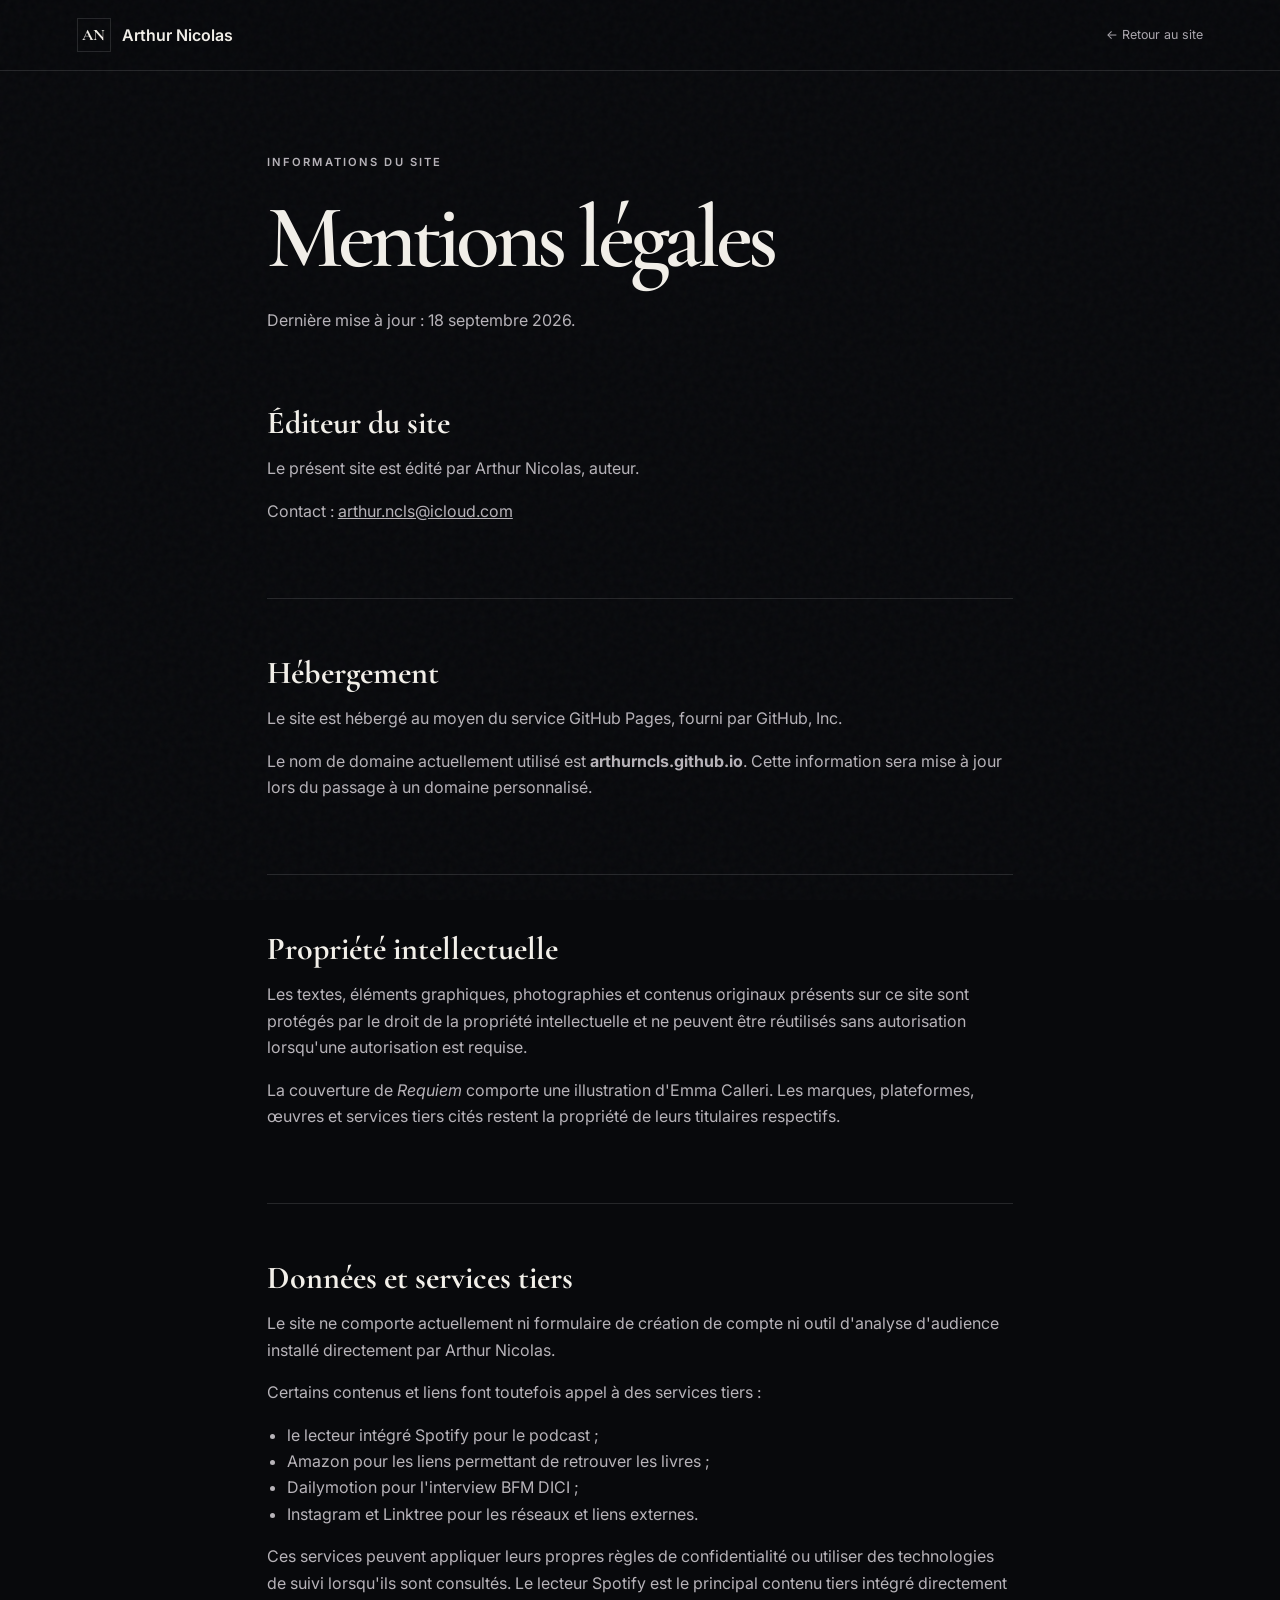
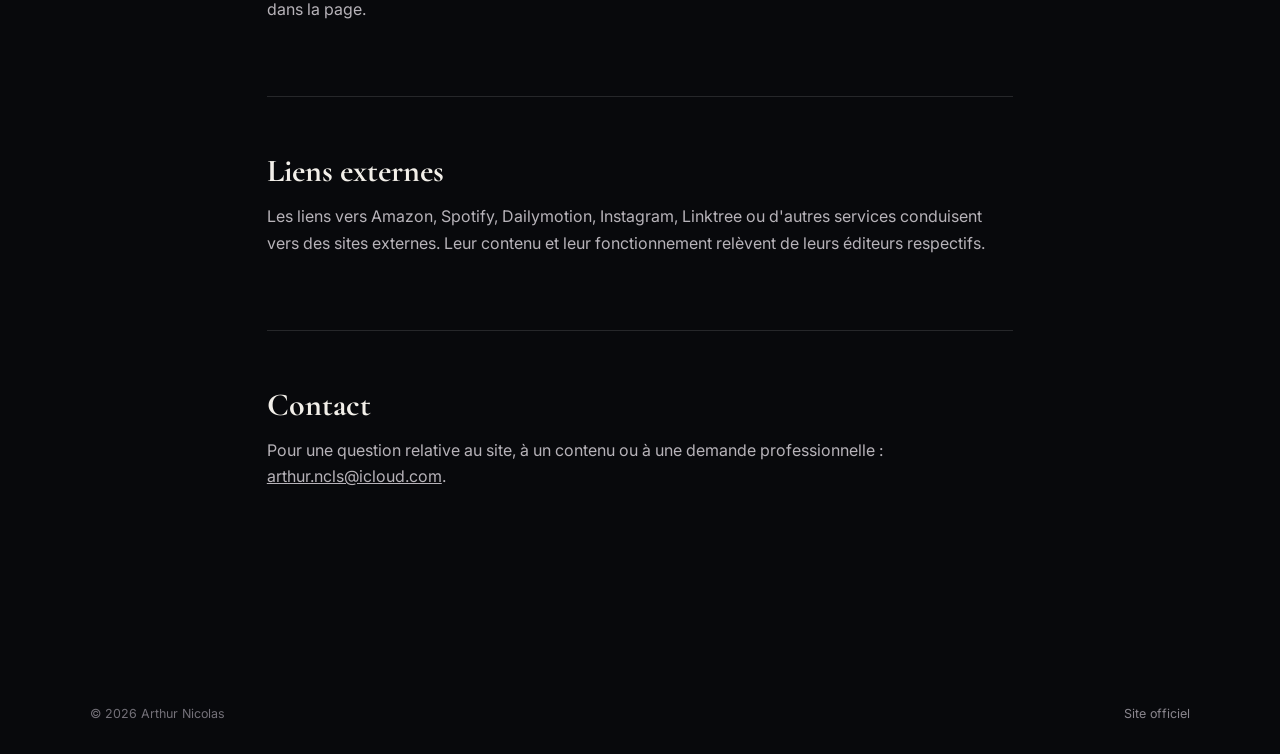
<file: mentions-legales.html>
<!doctype html>
<html lang="fr">
<head>
  <meta charset="utf-8">
  <meta name="viewport" content="width=device-width,initial-scale=1">
  <meta name="theme-color" content="#08090c">
  <meta name="description" content="Mentions légales et informations de confidentialité du site officiel d'Arthur Nicolas.">
  <meta name="robots" content="index,follow">
  <link rel="canonical" href="https://arthurncls.github.io/mentions-legales.html">
  <title>Mentions légales — Arthur Nicolas</title>
  <link rel="icon" href="favicon.svg" type="image/svg+xml">
  <link rel="preconnect" href="https://fonts.googleapis.com">
  <link rel="preconnect" href="https://fonts.gstatic.com" crossorigin>
  <link href="https://fonts.googleapis.com/css2?family=Cormorant+Garamond:wght@500;600;700&family=Inter:wght@400;500;600&display=swap" rel="stylesheet">
  <link rel="stylesheet" href="styles.css">
</head>
<body class="subpage">
  <div class="grain" aria-hidden="true"></div>
  <header class="subpage-header">
    <a class="brand" href="index.html"><span class="monogram">AN</span><span>Arthur Nicolas</span></a>
    <a class="back-link" href="index.html">← Retour au site</a>
  </header>

  <main class="legal-page">
    <p class="eyebrow">Informations du site</p>
    <h1>Mentions légales</h1>
    <p>Dernière mise à jour : 18 septembre 2026.</p>

    <section>
      <h2>Éditeur du site</h2>
      <p>Le présent site est édité par Arthur Nicolas, auteur.</p>
      <p>Contact : <a href="mailto:arthur.ncls@icloud.com">arthur.ncls@icloud.com</a></p>
    </section>

    <section>
      <h2>Hébergement</h2>
      <p>Le site est hébergé au moyen du service GitHub Pages, fourni par GitHub, Inc.</p>
      <p>Le nom de domaine actuellement utilisé est <strong>arthurncls.github.io</strong>. Cette information sera mise à jour lors du passage à un domaine personnalisé.</p>
    </section>

    <section>
      <h2>Propriété intellectuelle</h2>
      <p>Les textes, éléments graphiques, photographies et contenus originaux présents sur ce site sont protégés par le droit de la propriété intellectuelle et ne peuvent être réutilisés sans autorisation lorsqu'une autorisation est requise.</p>
      <p>La couverture de <em>Requiem</em> comporte une illustration d'Emma Calleri. Les marques, plateformes, œuvres et services tiers cités restent la propriété de leurs titulaires respectifs.</p>
    </section>

    <section>
      <h2>Données et services tiers</h2>
      <p>Le site ne comporte actuellement ni formulaire de création de compte ni outil d'analyse d'audience installé directement par Arthur Nicolas.</p>
      <p>Certains contenus et liens font toutefois appel à des services tiers :</p>
      <ul>
        <li>le lecteur intégré Spotify pour le podcast ;</li>
        <li>Amazon pour les liens permettant de retrouver les livres ;</li>
        <li>Dailymotion pour l'interview BFM DICI ;</li>
        <li>Instagram et Linktree pour les réseaux et liens externes.</li>
      </ul>
      <p>Ces services peuvent appliquer leurs propres règles de confidentialité ou utiliser des technologies de suivi lorsqu'ils sont consultés. Le lecteur Spotify est le principal contenu tiers intégré directement dans la page.</p>
    </section>

    <section>
      <h2>Liens externes</h2>
      <p>Les liens vers Amazon, Spotify, Dailymotion, Instagram, Linktree ou d'autres services conduisent vers des sites externes. Leur contenu et leur fonctionnement relèvent de leurs éditeurs respectifs.</p>
    </section>

    <section>
      <h2>Contact</h2>
      <p>Pour une question relative au site, à un contenu ou à une demande professionnelle : <a href="mailto:arthur.ncls@icloud.com">arthur.ncls@icloud.com</a>.</p>
    </section>
  </main>

  <footer>
    <span>© 2026 Arthur Nicolas</span>
    <a class="footer-link" href="index.html">Site officiel</a>
  </footer>
</body>
</html>
</file>
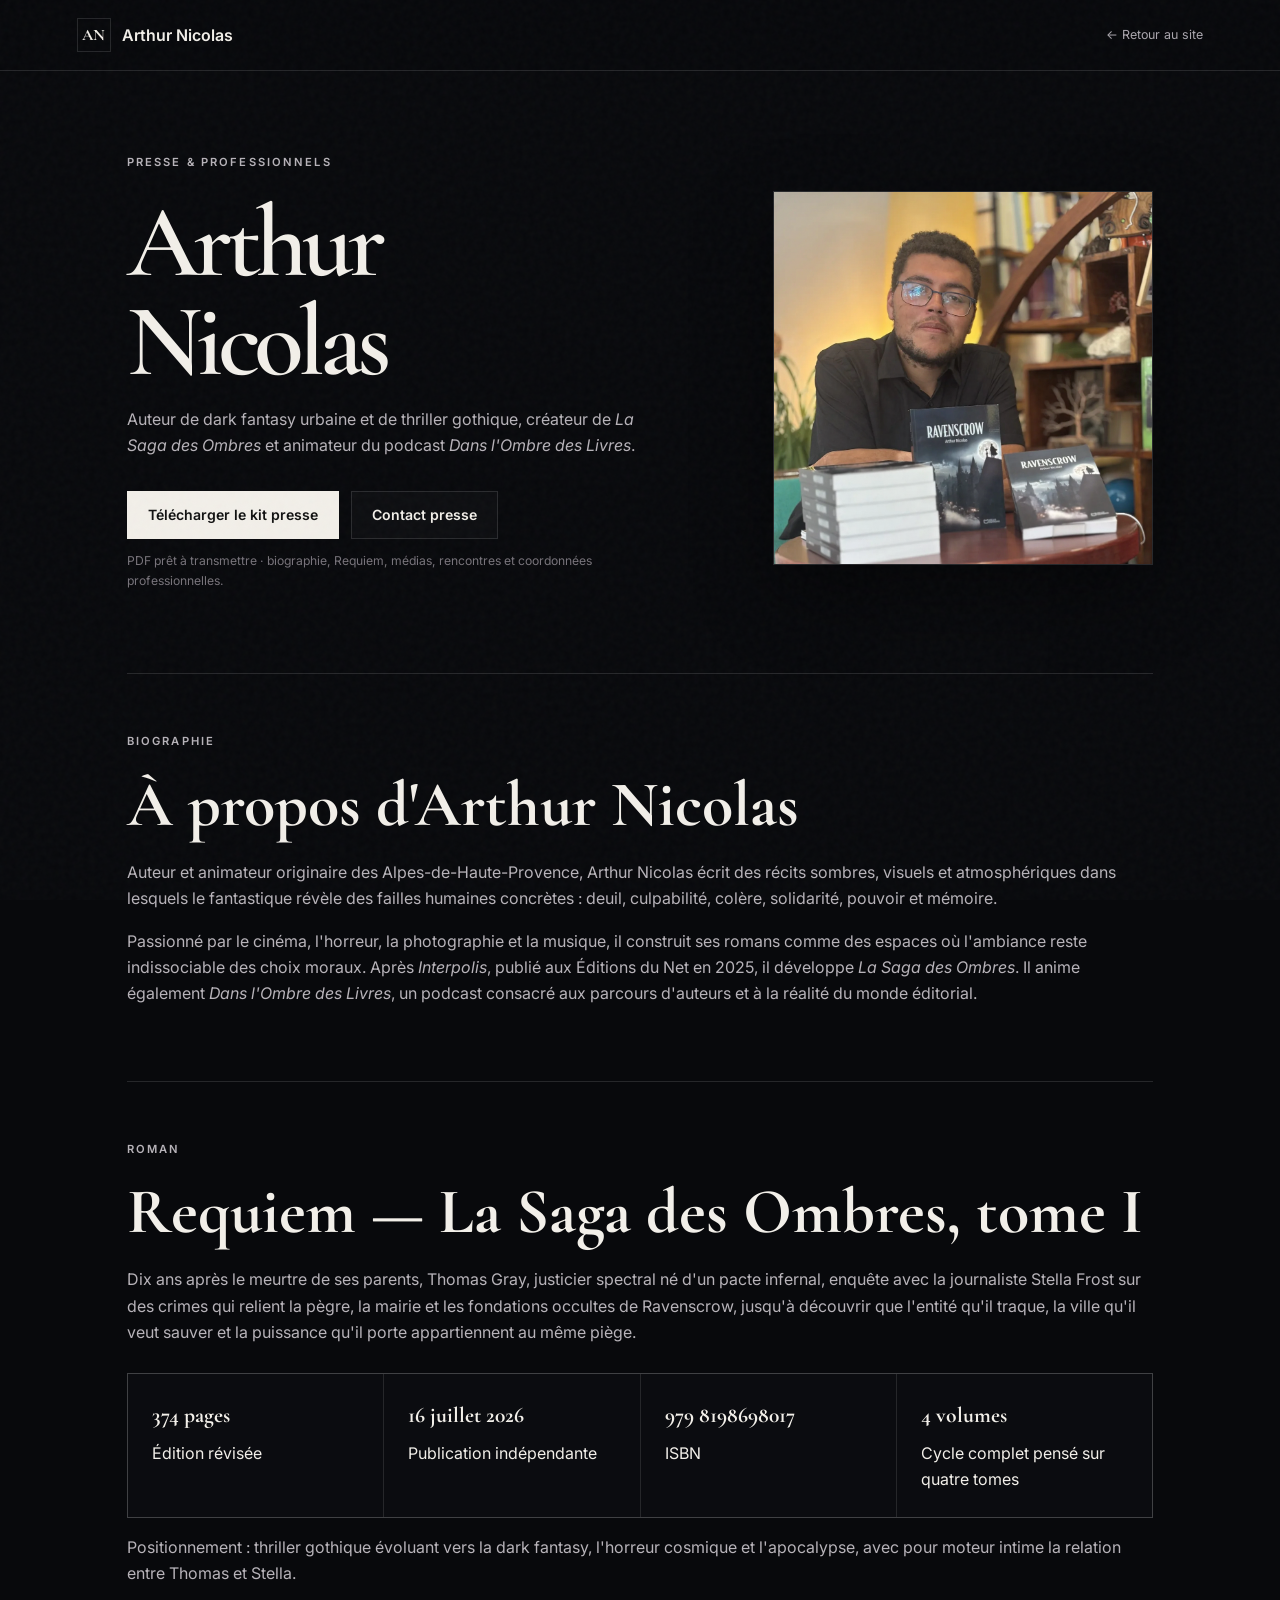
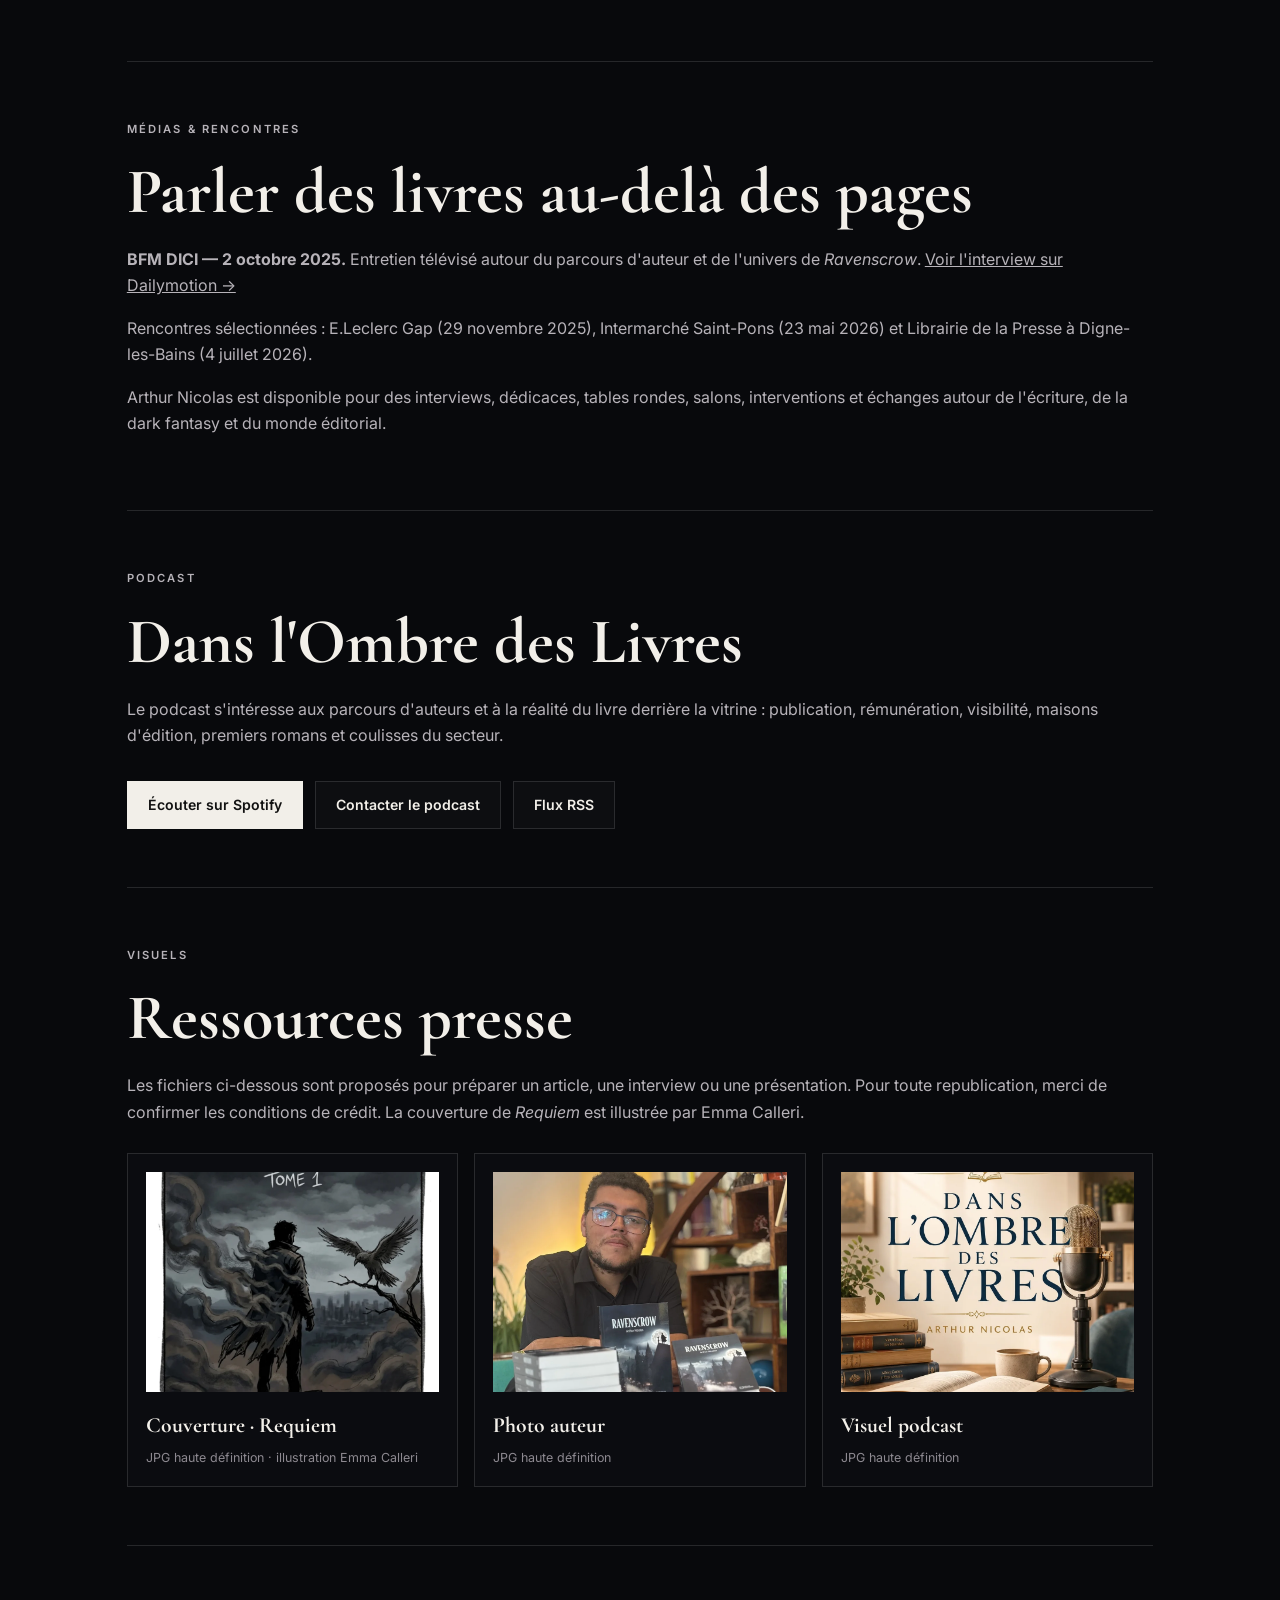
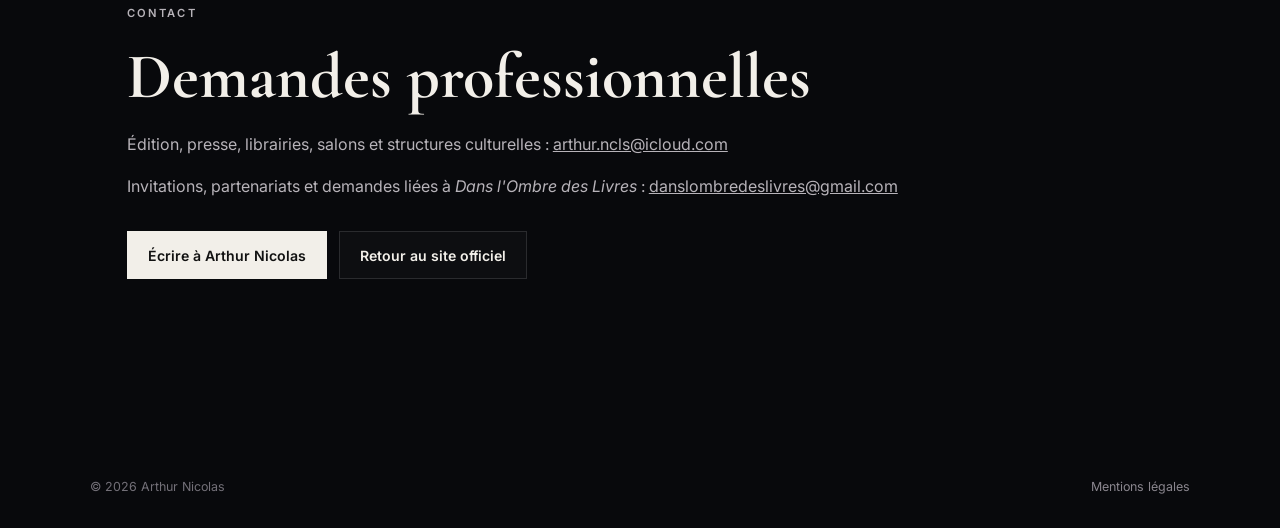
<file: presse.html>
<!doctype html>
<html lang="fr">
<head>
  <meta charset="utf-8">
  <meta name="viewport" content="width=device-width,initial-scale=1">
  <meta name="theme-color" content="#08090c">
  <meta name="description" content="Espace presse et professionnel d'Arthur Nicolas : biographie, Requiem, kit presse, visuels et contact.">
  <meta name="robots" content="index,follow">
  <link rel="canonical" href="https://arthurncls.github.io/presse.html">
  <meta property="og:locale" content="fr_FR">
  <meta property="og:type" content="website">
  <meta property="og:title" content="Arthur Nicolas — Presse & professionnels">
  <meta property="og:description" content="Kit presse, biographie, informations sur Requiem, médias et visuels HD.">
  <meta property="og:image" content="https://arthurncls.github.io/assets/social/arthur-nicolas-og.jpg">
  <meta property="og:url" content="https://arthurncls.github.io/presse.html">
  <title>Arthur Nicolas — Presse & professionnels</title>
  <link rel="icon" href="favicon.svg" type="image/svg+xml">
  <link rel="preconnect" href="https://fonts.googleapis.com">
  <link rel="preconnect" href="https://fonts.gstatic.com" crossorigin>
  <link href="https://fonts.googleapis.com/css2?family=Cormorant+Garamond:wght@500;600;700&family=Inter:wght@400;500;600&display=swap" rel="stylesheet">
  <link rel="stylesheet" href="styles.css">
</head>
<body class="subpage">
  <div class="grain" aria-hidden="true"></div>
  <header class="subpage-header">
    <a class="brand" href="index.html"><span class="monogram">AN</span><span>Arthur Nicolas</span></a>
    <a class="back-link" href="index.html#presse">← Retour au site</a>
  </header>

  <main class="press-page">
    <div class="press-hero">
      <div>
        <p class="eyebrow">Presse & professionnels</p>
        <h1>Arthur<br>Nicolas</h1>
        <p>Auteur de dark fantasy urbaine et de thriller gothique, créateur de <em>La Saga des Ombres</em> et animateur du podcast <em>Dans l'Ombre des Livres</em>.</p>
        <div class="actions">
          <a class="button button-light" href="assets/presse/kit-presse-arthur-nicolas.pdf" download>Télécharger le kit presse</a>
          <a class="button button-line" href="mailto:arthur.ncls@icloud.com?subject=Presse%20-%20Arthur%20Nicolas">Contact presse</a>
        </div>
        <p class="download-note">PDF prêt à transmettre · biographie, Requiem, médias, rencontres et coordonnées professionnelles.</p>
      </div>
      <img src="assets/photos/arthur-author-ravenscrow.webp" alt="Arthur Nicolas avec des exemplaires de Ravenscrow">
    </div>

    <section>
      <p class="eyebrow">Biographie</p>
      <h2>À propos d'Arthur Nicolas</h2>
      <p>Auteur et animateur originaire des Alpes-de-Haute-Provence, Arthur Nicolas écrit des récits sombres, visuels et atmosphériques dans lesquels le fantastique révèle des failles humaines concrètes : deuil, culpabilité, colère, solidarité, pouvoir et mémoire.</p>
      <p>Passionné par le cinéma, l'horreur, la photographie et la musique, il construit ses romans comme des espaces où l'ambiance reste indissociable des choix moraux. Après <em>Interpolis</em>, publié aux Éditions du Net en 2025, il développe <em>La Saga des Ombres</em>. Il anime également <em>Dans l'Ombre des Livres</em>, un podcast consacré aux parcours d'auteurs et à la réalité du monde éditorial.</p>
    </section>

    <section>
      <p class="eyebrow">Roman</p>
      <h2>Requiem — La Saga des Ombres, tome I</h2>
      <p>Dix ans après le meurtre de ses parents, Thomas Gray, justicier spectral né d'un pacte infernal, enquête avec la journaliste Stella Frost sur des crimes qui relient la pègre, la mairie et les fondations occultes de Ravenscrow, jusqu'à découvrir que l'entité qu'il traque, la ville qu'il veut sauver et la puissance qu'il porte appartiennent au même piège.</p>
      <div class="press-facts">
        <div><strong>374 pages</strong><span>Édition révisée</span></div>
        <div><strong>16 juillet 2026</strong><span>Publication indépendante</span></div>
        <div><strong>979 8198698017</strong><span>ISBN</span></div>
        <div><strong>4 volumes</strong><span>Cycle complet pensé sur quatre tomes</span></div>
      </div>
      <p>Positionnement : thriller gothique évoluant vers la dark fantasy, l'horreur cosmique et l'apocalypse, avec pour moteur intime la relation entre Thomas et Stella.</p>
    </section>

    <section>
      <p class="eyebrow">Médias & rencontres</p>
      <h2>Parler des livres au-delà des pages</h2>
      <p><strong>BFM DICI — 2 octobre 2025.</strong> Entretien télévisé autour du parcours d'auteur et de l'univers de <em>Ravenscrow</em>. <a href="https://www.dailymotion.com/video/x9rkasw" target="_blank" rel="noreferrer">Voir l'interview sur Dailymotion →</a></p>
      <p>Rencontres sélectionnées : E.Leclerc Gap (29 novembre 2025), Intermarché Saint-Pons (23 mai 2026) et Librairie de la Presse à Digne-les-Bains (4 juillet 2026).</p>
      <p>Arthur Nicolas est disponible pour des interviews, dédicaces, tables rondes, salons, interventions et échanges autour de l'écriture, de la dark fantasy et du monde éditorial.</p>
    </section>

    <section>
      <p class="eyebrow">Podcast</p>
      <h2>Dans l'Ombre des Livres</h2>
      <p>Le podcast s'intéresse aux parcours d'auteurs et à la réalité du livre derrière la vitrine : publication, rémunération, visibilité, maisons d'édition, premiers romans et coulisses du secteur.</p>
      <div class="actions">
        <a class="button button-light" href="https://open.spotify.com/show/033r9RLPAxfJIBCkVPx3eZ" target="_blank" rel="noreferrer">Écouter sur Spotify</a>
        <a class="button button-line" href="mailto:danslombredeslivres@gmail.com?subject=Dans%20l%27Ombre%20des%20Livres">Contacter le podcast</a>
        <a class="button button-line" href="https://anchor.fm/s/11343344c/podcast/rss" target="_blank" rel="noreferrer">Flux RSS</a>
      </div>
    </section>

    <section>
      <p class="eyebrow">Visuels</p>
      <h2>Ressources presse</h2>
      <p>Les fichiers ci-dessous sont proposés pour préparer un article, une interview ou une présentation. Pour toute republication, merci de confirmer les conditions de crédit. La couverture de <em>Requiem</em> est illustrée par Emma Calleri.</p>
      <div class="asset-grid">
        <a class="asset-card" href="assets/requiem-cover.jpg" target="_blank">
          <img src="assets/books/requiem.webp" alt="Couverture de Requiem">
          <strong>Couverture · Requiem</strong>
          <span>JPG haute définition · illustration Emma Calleri</span>
        </a>
        <a class="asset-card" href="assets/photos/arthur-author-ravenscrow.jpg" target="_blank">
          <img src="assets/photos/arthur-author-ravenscrow.webp" alt="Portrait d'Arthur Nicolas avec Ravenscrow">
          <strong>Photo auteur</strong>
          <span>JPG haute définition</span>
        </a>
        <a class="asset-card" href="assets/photos/podcast-dans-ombre-livres.jpg" target="_blank">
          <img src="assets/photos/podcast-dans-ombre-livres.webp" alt="Visuel Dans l'Ombre des Livres">
          <strong>Visuel podcast</strong>
          <span>JPG haute définition</span>
        </a>
      </div>
    </section>

    <section>
      <p class="eyebrow">Contact</p>
      <h2>Demandes professionnelles</h2>
      <p>Édition, presse, librairies, salons et structures culturelles : <a href="mailto:arthur.ncls@icloud.com">arthur.ncls@icloud.com</a></p>
      <p>Invitations, partenariats et demandes liées à <em>Dans l'Ombre des Livres</em> : <a href="mailto:danslombredeslivres@gmail.com">danslombredeslivres@gmail.com</a></p>
      <div class="actions">
        <a class="button button-light" href="mailto:arthur.ncls@icloud.com">Écrire à Arthur Nicolas</a>
        <a class="button button-line" href="index.html">Retour au site officiel</a>
      </div>
    </section>
  </main>

  <footer>
    <span>© 2026 Arthur Nicolas</span>
    <a class="footer-link" href="mentions-legales.html">Mentions légales</a>
  </footer>
</body>
</html>
</file>
<file: styles.css>
:root{--bg:#08090c;--panel:#0c0d11;--text:#f2efe9;--muted:#aaa6ad;--line:rgba(255,255,255,.12);--wine:#721a2d;--serif:"Cormorant Garamond",Georgia,serif;--sans:"Inter",system-ui,sans-serif}
*{box-sizing:border-box}
html{scroll-behavior:smooth}
body{margin:0;background:var(--bg);color:var(--text);font-family:var(--sans);line-height:1.65;overflow-x:hidden}
.grain{position:fixed;inset:0;pointer-events:none;z-index:100;opacity:.14;background-image:url("data:image/svg+xml,%3Csvg viewBox='0 0 180 180' xmlns='http://www.w3.org/2000/svg'%3E%3Cfilter id='n'%3E%3CfeTurbulence type='fractalNoise' baseFrequency='.82' numOctaves='3' stitchTiles='stitch'/%3E%3C/filter%3E%3Crect width='100%25' height='100%25' filter='url(%23n)' opacity='.23'/%3E%3C/svg%3E")}
a{color:inherit}
.site-header{position:fixed;inset:0 0 auto;height:72px;padding:0 clamp(20px,5vw,76px);display:flex;align-items:center;justify-content:space-between;z-index:90;background:linear-gradient(180deg,rgba(8,9,12,.94),rgba(8,9,12,.58),transparent);backdrop-filter:blur(8px)}
.brand{display:flex;align-items:center;gap:11px;text-decoration:none;font-weight:600;white-space:nowrap}
.monogram{width:34px;height:34px;border:1px solid var(--line);display:grid;place-items:center;font-family:var(--serif);font-weight:700}
.nav{display:flex;gap:clamp(13px,1.7vw,24px)}
.nav a{text-decoration:none;color:var(--muted);font-size:.8rem;transition:.2s;white-space:nowrap}
.nav a:hover{color:var(--text)}
.menu-button{display:none;border:1px solid var(--line);background:#0c0d11;color:var(--text);padding:8px 12px}
.hero{min-height:100svh;padding:130px clamp(24px,7vw,112px) 74px;display:flex;align-items:center;position:relative;overflow:hidden;border-bottom:1px solid var(--line)}
.hero-content{position:relative;z-index:3;max-width:980px}
.eyebrow{text-transform:uppercase;letter-spacing:.19em;font-size:.7rem;font-weight:600;color:#c2a7ad;margin:0 0 22px}
h1,h2,h3{font-family:var(--serif);margin:0;line-height:.96}
h1{font-size:clamp(4rem,9.2vw,9.5rem);font-weight:600;letter-spacing:-.055em}
h1 em{font-weight:500;color:#c9c1c3}
.lead{max-width:680px;color:var(--muted);font-size:clamp(1rem,1.5vw,1.25rem);margin:32px 0 0}
.actions{display:flex;gap:12px;flex-wrap:wrap;margin-top:32px}
.button{display:inline-flex;min-height:48px;align-items:center;justify-content:center;padding:0 20px;border:1px solid var(--line);text-decoration:none;font-weight:600;font-size:.88rem;transition:.2s}
.button:hover{transform:translateY(-2px);border-color:rgba(255,255,255,.34)}
.button-light{background:var(--text);color:#111;border-color:var(--text)}
.button-line{background:rgba(255,255,255,.02)}
.hero-bg{position:absolute;right:-3%;top:0;width:55%;height:100%;opacity:.62}
.hero-bg:before{content:"";position:absolute;width:350px;height:350px;border-radius:50%;right:18%;top:17%;background:radial-gradient(circle,#d0ccc4 0 3%,#777274 31%,#27262c 60%,transparent 71%);opacity:.5}
.hero-bg span{position:absolute;bottom:0;background:linear-gradient(#15161b,#030304);border:1px solid rgba(255,255,255,.04)}
.hero-bg span:before{content:"";position:absolute;left:50%;top:-90px;transform:translateX(-50%);border-left:48px solid transparent;border-right:48px solid transparent;border-bottom:90px solid #0a0b0e}
.hero-bg span:nth-child(1){height:48%;width:105px;left:10%}
.hero-bg span:nth-child(2){height:68%;width:145px;left:42%}
.hero-bg span:nth-child(3){height:39%;width:90px;right:8%}
.scroll{position:absolute;left:clamp(24px,7vw,112px);bottom:27px;text-decoration:none;color:#6f6d72;text-transform:uppercase;letter-spacing:.16em;font-size:.64rem}
.section{padding:110px clamp(24px,7vw,112px);border-bottom:1px solid var(--line);scroll-margin-top:70px}
.author,.podcast{display:grid;grid-template-columns:.8fr 1.2fr;gap:8vw}
.section h2{font-size:clamp(3.2rem,6.7vw,7rem);letter-spacing:-.04em}
.copy{max-width:780px;color:#bbb7bc}
.copy .intro{font-family:var(--serif);font-size:clamp(1.55rem,2.3vw,2.2rem);line-height:1.25;color:#e7e3e3;margin-top:0}
.author-intro{min-width:0}
.author-photo,.requiem-atmosphere,.encounter-photo,.podcast-artwork{margin:0}
.author-photo{margin-top:44px;max-width:470px}
.author-photo img{display:block;width:100%;aspect-ratio:1.04/1;object-fit:cover;object-position:center 40%;filter:saturate(.82) contrast(1.04);border:1px solid var(--line);box-shadow:0 28px 60px rgba(0,0,0,.42)}
.requiem-atmosphere{margin-top:46px;max-width:760px}
.requiem-atmosphere img{display:block;width:100%;aspect-ratio:4/3;object-fit:cover;object-position:center 46%;border:1px solid rgba(255,255,255,.13);box-shadow:0 28px 60px rgba(0,0,0,.38)}
.requiem-atmosphere figcaption,.encounter-photo figcaption{margin-top:10px;color:#858188;font-size:.69rem;text-transform:uppercase;letter-spacing:.12em}
.encounter-photo{margin:48px 0 0;max-width:980px}
.encounter-photo img{display:block;width:100%;height:430px;object-fit:cover;object-position:center 45%;filter:contrast(1.05);border:1px solid var(--line);box-shadow:0 26px 60px rgba(0,0,0,.35)}
.podcast-title{min-width:0}
.podcast-artwork{margin-top:42px;max-width:430px}
.podcast-artwork img{display:block;width:100%;aspect-ratio:1/1;object-fit:cover;border:1px solid rgba(255,255,255,.14);box-shadow:0 30px 70px rgba(0,0,0,.42)}
.author-photo{margin:42px 0 0;max-width:430px}
.author-photo img{display:block;width:100%;aspect-ratio:1/1;object-fit:cover;object-position:center 34%;border:1px solid var(--line);filter:saturate(.86) contrast(1.02);box-shadow:0 28px 60px rgba(0,0,0,.38)}
.author-photo:after{content:"";display:block;width:38%;height:1px;background:var(--wine);margin-top:14px}
.requiem-atmosphere{margin:52px 0 0}
.requiem-atmosphere img{display:block;width:100%;height:clamp(280px,38vw,520px);object-fit:cover;object-position:center 46%;border:1px solid var(--line);filter:saturate(.72) contrast(1.06)}
.requiem-atmosphere figcaption,.encounter-photo figcaption{margin-top:11px;color:#77737b;font-size:.69rem;text-transform:uppercase;letter-spacing:.12em}
.encounter-photo{margin:56px 0 0;display:grid;grid-template-columns:minmax(260px,.75fr) minmax(0,1.25fr);gap:26px;align-items:end}
.encounter-photo img{width:100%;max-width:520px;height:420px;object-fit:cover;object-position:center 42%;border:1px solid var(--line);filter:contrast(1.04)}
.encounter-photo figcaption{padding-bottom:12px;max-width:420px}
.podcast-artwork{margin:46px 0 0;max-width:430px}
.podcast-artwork img{display:block;width:100%;aspect-ratio:1/1;object-fit:cover;border:1px solid var(--line);box-shadow:0 28px 70px rgba(0,0,0,.4)}

.requiem{display:grid;grid-template-columns:minmax(280px,.62fr) minmax(0,1.38fr);gap:8vw;align-items:start;background:radial-gradient(circle at 10% 30%,rgba(114,26,45,.14),transparent 30%),linear-gradient(135deg,#0a0b0f,#111116)}
.cover-wrap{margin:0;position:sticky;top:106px;max-width:460px}
.cover-wrap img{display:block;width:100%;box-shadow:0 40px 80px rgba(0,0,0,.6);border:1px solid rgba(255,255,255,.15)}
.cover-wrap figcaption{margin-top:12px;color:#89858c;font-size:.72rem;text-transform:uppercase;letter-spacing:.12em}
.meta{text-transform:uppercase;letter-spacing:.11em;font-size:.72rem;color:#bca5aa;margin:22px 0}
.logline{font-family:var(--serif);font-size:clamp(1.45rem,2.25vw,2.25rem);line-height:1.22;color:#e3dfe1;max-width:900px}
.facts{display:flex;gap:8px;flex-wrap:wrap;margin:26px 0 34px}
.facts span{border:1px solid var(--line);padding:7px 11px;color:#9d98a0;font-size:.75rem}
.synopsis{border-top:1px solid var(--line);border-bottom:1px solid var(--line);padding:20px 0}
.synopsis summary{cursor:pointer;list-style:none;font-weight:600}
.synopsis summary::-webkit-details-marker{display:none}
.synopsis summary:after{content:"+";float:right;font-size:1.3rem}
.synopsis[open] summary:after{content:"–"}
.synopsis div{padding-top:12px;color:#b6b2b8;max-width:850px}
.book-copy blockquote{margin:42px 0 0;padding:5px 0 5px 24px;border-left:2px solid var(--wine);font-family:var(--serif);font-size:clamp(1.35rem,2vw,1.9rem);line-height:1.25;color:#d7d2d4}
.section-head{max-width:980px}
.section-head>p:last-child{max-width:680px;color:var(--muted)}
.grid{margin-top:58px;display:grid;grid-template-columns:repeat(4,1fr);gap:1px;background:var(--line);border:1px solid var(--line)}
.grid article{background:var(--bg);padding:34px;min-height:280px}
.grid article>span{font-family:var(--serif);font-size:1.3rem;color:#736c71}
.grid h3{font-size:2rem;margin:62px 0 15px}
.grid p{margin:0;color:var(--muted)}
.encounters{background:linear-gradient(180deg,#090a0d,#0d0e12)}
.encounter-head{display:grid;grid-template-columns:1fr;gap:0}
.timeline{margin-top:58px;display:grid;grid-template-columns:1.25fr repeat(2,1fr);border:1px solid var(--line);background:var(--line);gap:1px}
.timeline article,.timeline-card{background:var(--panel);padding:32px;min-height:270px;display:flex;flex-direction:column}.timeline-card{text-decoration:none}.timeline-link{transition:.2s}.timeline-link:hover{background:#121319}.timeline-link:hover h3{color:#fff}
.timeline .timeline-featured{background:radial-gradient(circle at 15% 15%,rgba(114,26,45,.35),transparent 48%),#0d0e12}
.timeline time,.timeline-kicker{font-size:.68rem;text-transform:uppercase;letter-spacing:.15em;color:#bca5aa;margin:0 0 42px}
.timeline h3{font-size:2rem;line-height:1;margin-bottom:14px}
.timeline p{color:var(--muted);margin:0}
.timeline .timeline-featured>a{margin-top:auto;padding-top:26px;text-decoration:none;font-size:.82rem;color:#ddd7da}.timeline-card .watch-link{margin-top:auto;padding-top:26px;font-size:.82rem;color:#ddd7da}.timeline-card{margin-top:0!important;color:var(--text)}
.books{background:radial-gradient(circle at 12% 10%,rgba(114,26,45,.12),transparent 28%),#090a0d}
.books-head{margin-bottom:54px}
.bookstore-grid{display:grid;grid-template-columns:1fr 1fr;gap:1px;background:var(--line);border:1px solid var(--line)}
.store-card{background:#0c0d11;display:grid;grid-template-columns:180px 1fr;gap:30px;padding:30px;min-height:330px;align-items:center}
.store-cover img{display:block;width:100%;max-height:270px;object-fit:cover;box-shadow:0 20px 45px rgba(0,0,0,.45);border:1px solid rgba(255,255,255,.12)}
.store-placeholder{height:270px;border:1px solid rgba(255,255,255,.12);display:flex;flex-direction:column;justify-content:space-between;padding:22px;background:linear-gradient(155deg,#17191f,#08090c 55%,#151016);box-shadow:0 20px 45px rgba(0,0,0,.4)}
.store-placeholder span{font-family:var(--serif);font-size:1.15rem;color:#a98b92}
.store-placeholder strong{font-family:var(--serif);font-size:1.65rem;letter-spacing:.08em;line-height:1}
.store-copy h3{font-size:2.6rem;margin:8px 0 15px}
.store-copy p{color:var(--muted)}
.store-kicker{text-transform:uppercase;letter-spacing:.14em;font-size:.66rem!important;color:#bca5aa!important;margin:0}
.store-copy .button{margin-top:18px}
.podcast-player{margin-top:30px;border:1px solid var(--line);background:#07080a;padding:8px}
.podcast-player iframe{display:block;border-radius:4px}
.rss-head{display:flex;align-items:center;justify-content:space-between;gap:20px;margin-top:38px;margin-bottom:14px}
.rss-head .eyebrow{margin:0}
.rss-head a{font-size:.75rem;color:#a8a4aa;text-decoration:none;border-bottom:1px solid #4e4b51}
.rss-episodes{display:grid;gap:1px;background:var(--line);border:1px solid var(--line)}
.rss-episode{background:#0b0c10;padding:24px}
.rss-episode time{display:block;text-transform:uppercase;letter-spacing:.13em;font-size:.66rem;color:#a98f96;margin-bottom:10px}
.rss-episode h3{font-size:clamp(1.5rem,2.2vw,2.15rem);line-height:1.06;margin-bottom:10px}
.rss-episode p{color:var(--muted);font-size:.9rem;margin:0 0 16px}
.rss-episode audio{width:100%;height:38px;margin-top:4px}
.rss-episode .episode-link{display:inline-block;margin-top:14px;text-decoration:none;font-size:.78rem;border-bottom:1px solid #57545a}
.rss-loading{margin:0;background:#0b0c10;padding:22px;color:var(--muted)}
.podcast{background:radial-gradient(circle at 90% 50%,rgba(114,26,45,.16),transparent 34%)}
.press{display:grid;grid-template-columns:.75fr 1.25fr;gap:7vw;background:linear-gradient(135deg,#0a0b0f,#121014)}
.press-title h2{font-size:clamp(3rem,5.8vw,6.3rem)}
.press-panel{max-width:900px}
.press-intro{font-family:var(--serif);font-size:clamp(1.35rem,2.15vw,2rem);line-height:1.27;color:#ddd8da;margin:0 0 40px}
.press-grid{display:grid;grid-template-columns:repeat(3,1fr);gap:1px;background:var(--line);border:1px solid var(--line)}
.press-grid>div{background:#0b0c10;padding:25px}
.press-grid span{font-family:var(--serif);font-size:1.2rem;color:#786f74}
.press-grid h3{font-size:1.55rem;margin:32px 0 12px}
.press-grid p{font-size:.9rem;color:var(--muted);margin:0}
.contact{text-align:center;padding-top:145px;padding-bottom:145px}
.contact h2{max-width:1000px;margin:auto}
.contact>p:not(.eyebrow){color:var(--muted);max-width:650px;margin:25px auto}
.contact-links{display:flex;gap:18px;justify-content:center;flex-wrap:wrap;margin-top:34px}
.contact-links a{text-decoration:none;border-bottom:1px solid #57545a;padding-bottom:3px}
footer{display:flex;justify-content:space-between;gap:24px;padding:30px clamp(24px,7vw,112px);font-size:.78rem;color:#737078}
@media(max-width:1100px){.nav{gap:12px}.nav a{font-size:.74rem}}
@media(max-width:980px){
  .author-photo{max-width:520px}
  .podcast-artwork{max-width:460px}
  .encounter-photo{grid-template-columns:1fr}.encounter-photo img{max-width:620px;height:auto}
  .bookstore-grid{grid-template-columns:1fr}
  .nav{display:none;position:absolute;top:62px;left:20px;right:20px;background:#0c0d11;border:1px solid var(--line);padding:20px;flex-direction:column}
  .nav.open{display:flex}
  .menu-button{display:block}
  .hero-bg{width:74%;right:-28%;opacity:.38}
  .author,.requiem,.podcast,.press{grid-template-columns:1fr}
  .cover-wrap{position:relative;top:auto;max-width:340px}
  .grid{grid-template-columns:repeat(2,1fr)}
  .timeline{grid-template-columns:repeat(2,1fr)}
}
@media(max-width:700px){.press-grid{grid-template-columns:1fr}}
@media(max-width:640px){
  .author-photo,.podcast-artwork{margin-top:30px}
  .requiem-atmosphere{margin-top:38px}.requiem-atmosphere img{height:330px}
  .encounter-photo{margin-top:38px;gap:10px}.encounter-photo figcaption{padding-bottom:0}
  .rss-head{align-items:flex-start;flex-direction:column;gap:8px}
  .rss-episode{padding:20px}
  .store-card{grid-template-columns:92px 1fr;gap:18px;padding:20px;min-height:0;align-items:start}
  .store-cover img,.store-placeholder{height:auto;max-height:none;min-height:138px}
  .store-placeholder{padding:12px}
  .store-placeholder strong{font-size:1rem;word-break:break-word}
  .store-copy h3{font-size:2rem}
  .store-copy .button{width:100%;padding:0 12px;font-size:.78rem}
  .timeline article,.timeline-card{min-height:190px;padding:24px}
  .timeline time,.timeline-kicker{margin-bottom:28px}
  .timeline h3{font-size:1.8rem}
  .site-header{height:64px}
  .hero{padding-left:20px;padding-right:20px}
  h1{font-size:clamp(3.4rem,17vw,5.2rem)}
  .section{padding:82px 20px}
  .section h2{font-size:clamp(3rem,15vw,4.8rem)}
  .grid,.timeline{grid-template-columns:1fr}
  .grid article{min-height:220px}
  .grid h3{margin-top:42px}
  .timeline article{min-height:220px}
  footer{padding:25px 20px;flex-direction:column}
}
@media(prefers-reduced-motion:reduce){html{scroll-behavior:auto}.button{transition:none}}

/* Final polish */
.events-split{margin-top:58px}
.events-label{display:flex;align-items:flex-end;justify-content:space-between;gap:24px;padding-bottom:16px;border-bottom:1px solid var(--line)}
.events-label .eyebrow{margin:0}
.events-label span{font-size:.78rem;color:#77737a}
.upcoming-card{display:grid;grid-template-columns:.8fr 1.4fr auto;gap:32px;align-items:end;padding:34px;margin-top:18px;border:1px solid var(--line);background:radial-gradient(circle at 8% 15%,rgba(114,26,45,.28),transparent 45%),#0c0d11}
.upcoming-card .timeline-kicker{margin:0 0 24px;font-size:.68rem;text-transform:uppercase;letter-spacing:.15em;color:#bca5aa}
.upcoming-card h3{font-size:clamp(2rem,3.2vw,3.3rem)}
.upcoming-card>p{margin:0;color:var(--muted);max-width:620px}
.upcoming-card>a{text-decoration:none;white-space:nowrap;font-size:.82rem;border-bottom:1px solid #5d5960;padding-bottom:3px}
.archive-head{display:flex;align-items:end;justify-content:space-between;gap:22px;margin-top:62px;margin-bottom:16px}
.archive-head .eyebrow{margin:0}
.archive-head h3{font-size:clamp(1.8rem,3vw,2.9rem);color:#d7d1d4}
.timeline.timeline-archive{margin-top:0;grid-template-columns:repeat(2,1fr)}
.timeline.timeline-archive article,.timeline.timeline-archive .timeline-card{min-height:250px}
.rss-episode{display:grid;grid-template-columns:92px minmax(0,1fr);gap:20px;align-items:start}
.rss-episode.no-image{grid-template-columns:1fr}
.rss-thumb{display:block;width:92px;height:92px;object-fit:cover;border:1px solid var(--line)}
.rss-content{min-width:0}
.rss-content time{margin-bottom:8px}
.footer-link{color:#8a868e;text-decoration:none}
.footer-link:hover{color:var(--text)}
.subpage{min-height:100vh;background:var(--bg)}
.subpage-header{position:sticky;top:0;z-index:30;padding:18px clamp(20px,6vw,86px);display:flex;align-items:center;justify-content:space-between;background:rgba(8,9,12,.94);border-bottom:1px solid var(--line);backdrop-filter:blur(10px)}
.subpage-header a{text-decoration:none}
.back-link{font-size:.78rem;color:#aaa6ad}
.press-page,.legal-page{max-width:1180px;margin:0 auto;padding:82px clamp(20px,6vw,80px) 110px}
.press-hero{display:grid;grid-template-columns:1.15fr .85fr;gap:7vw;align-items:center;padding-bottom:70px;border-bottom:1px solid var(--line)}
.press-hero h1{font-size:clamp(3.8rem,8vw,7.5rem)}
.press-hero p{color:var(--muted);max-width:650px}
.press-hero img{display:block;width:100%;max-width:380px;margin-left:auto;border:1px solid var(--line);box-shadow:0 28px 70px rgba(0,0,0,.45)}
.press-page section,.legal-page section{padding:58px 0;border-bottom:1px solid var(--line)}
.press-page section:last-child,.legal-page section:last-child{border-bottom:0}
.press-page h2,.legal-page h1,.legal-page h2{font-family:var(--serif);line-height:1}
.press-page h2{font-size:clamp(2.5rem,5vw,4.6rem);margin-bottom:22px}
.press-page p,.legal-page p,.legal-page li{color:#b7b3b9}
.press-facts{display:grid;grid-template-columns:repeat(4,1fr);gap:1px;background:var(--line);border:1px solid var(--line);margin-top:28px}
.press-facts div{background:#0b0c10;padding:24px}
.press-facts strong{display:block;font-family:var(--serif);font-size:1.35rem;color:var(--text);margin-bottom:6px}
.asset-grid{display:grid;grid-template-columns:repeat(3,1fr);gap:16px;margin-top:28px}
.asset-card{display:flex;flex-direction:column;border:1px solid var(--line);background:#0b0c10;padding:18px;text-decoration:none}
.asset-card img{display:block;width:100%;aspect-ratio:4/3;object-fit:cover;margin-bottom:16px}
.asset-card strong{font-family:var(--serif);font-size:1.35rem}
.asset-card span{color:#8d8990;font-size:.78rem;margin-top:4px}
.legal-page{max-width:900px}
.legal-page h1{font-size:clamp(3.4rem,7vw,6rem);margin:0 0 24px}
.legal-page h2{font-size:2rem;margin:0 0 16px}
.legal-page ul{padding-left:20px}
.download-note{font-size:.76rem;color:#77737a!important}
@media(max-width:900px){
  .upcoming-card{grid-template-columns:1fr}
  .upcoming-card>a{justify-self:start}
  .press-hero{grid-template-columns:1fr}
  .press-hero img{margin:0;max-width:340px}
  .press-facts{grid-template-columns:repeat(2,1fr)}
  .asset-grid{grid-template-columns:1fr 1fr}
}
@media(max-width:640px){
  .events-label,.archive-head{align-items:flex-start;flex-direction:column;gap:7px}
  .timeline.timeline-archive{grid-template-columns:1fr}
  .rss-episode{grid-template-columns:72px minmax(0,1fr);gap:14px}
  .rss-thumb{width:72px;height:72px}
  .subpage-header{padding:14px 20px}
  .press-page,.legal-page{padding:62px 20px 90px}
  .press-facts,.asset-grid{grid-template-columns:1fr}
}
</file>
